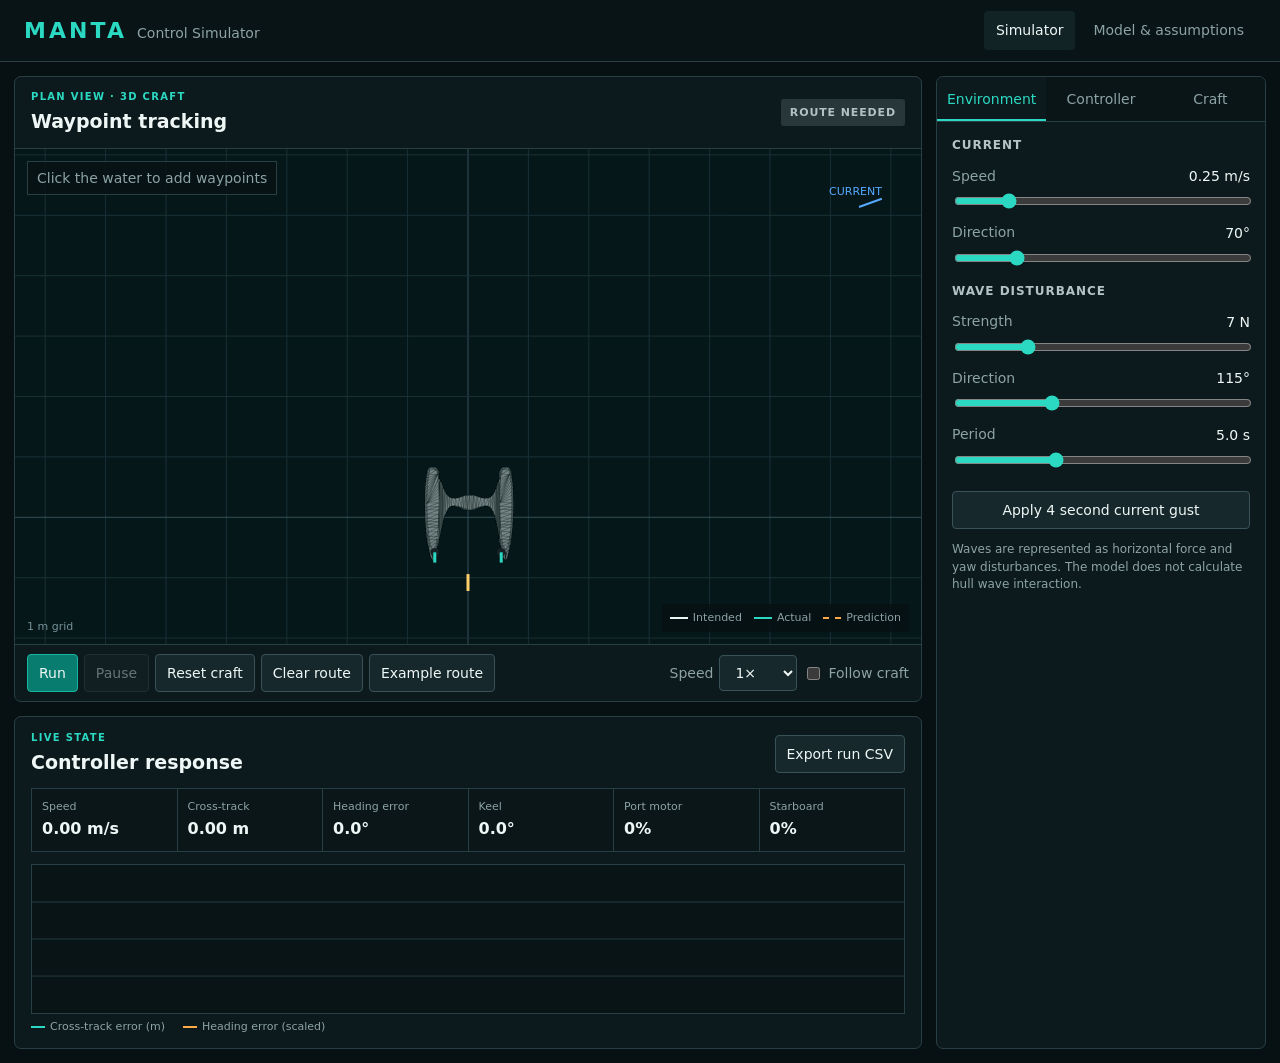
<file: Simulation/index.html>
<!doctype html>
<html lang="en">
<head>
  <meta charset="utf-8">
  <meta name="viewport" content="width=device-width, initial-scale=1">
  <title>MANTA Control Simulator</title>
  <link rel="stylesheet" href="styles.css">
</head>
<body>
  <header class="site-header">
    <div>
      <strong>MANTA</strong>
      <span>Control Simulator</span>
    </div>
    <nav aria-label="Simulation pages">
      <a class="active" href="index.html">Simulator</a>
      <a href="assumptions.html">Model &amp; assumptions</a>
    </nav>
  </header>

  <main class="workspace">
    <section class="viewer-panel panel">
      <div class="panel-heading">
        <div>
          <p class="eyebrow">PLAN VIEW · 3D CRAFT</p>
          <h1>Waypoint tracking</h1>
        </div>
        <div id="modeBadge" class="badge idle">ROUTE NEEDED</div>
      </div>

      <div class="canvas-wrap">
        <canvas id="worldCanvas" aria-label="Top-down marine craft simulation. Click to add route waypoints."></canvas>
        <div class="canvas-hint" id="canvasHint">Click the water to add waypoints</div>
        <div class="legend" aria-label="Path legend">
          <span><i class="planned"></i>Intended</span>
          <span><i class="actual"></i>Actual</span>
          <span><i class="predicted"></i>Prediction</span>
        </div>
      </div>

      <div class="transport">
        <button id="runButton" class="primary">Run</button>
        <button id="pauseButton" disabled>Pause</button>
        <button id="resetButton">Reset craft</button>
        <button id="clearButton">Clear route</button>
        <button id="demoButton">Example route</button>
        <label class="compact-field">Speed
          <select id="timeScale">
            <option value="0.5">0.5×</option>
            <option value="1" selected>1×</option>
            <option value="2">2×</option>
            <option value="4">4×</option>
          </select>
        </label>
        <label class="check"><input id="followCraft" type="checkbox"> Follow craft</label>
      </div>
    </section>

    <aside class="controls panel">
      <div class="tabs" role="tablist">
        <button class="tab active" data-tab="environment">Environment</button>
        <button class="tab" data-tab="controller">Controller</button>
        <button class="tab" data-tab="craft">Craft</button>
      </div>

      <div class="tab-panel active" id="environment">
        <h2>Current</h2>
        <label>Speed <output id="currentSpeedOut"></output>
          <input id="currentSpeed" type="range" min="0" max="1.5" step="0.05" value="0.25">
        </label>
        <label>Direction <output id="currentDirectionOut"></output>
          <input id="currentDirection" type="range" min="0" max="359" step="1" value="70">
        </label>
        <h2>Wave disturbance</h2>
        <label>Strength <output id="waveStrengthOut"></output>
          <input id="waveStrength" type="range" min="0" max="30" step="1" value="7">
        </label>
        <label>Direction <output id="waveDirectionOut"></output>
          <input id="waveDirection" type="range" min="0" max="359" step="1" value="115">
        </label>
        <label>Period <output id="wavePeriodOut"></output>
          <input id="wavePeriod" type="range" min="1.5" max="12" step="0.5" value="5">
        </label>
        <button id="gustButton" class="wide">Apply 4 second current gust</button>
        <p class="note">Waves are represented as horizontal force and yaw disturbances. The model does not calculate hull wave interaction.</p>
      </div>

      <div class="tab-panel" id="controller">
        <h2>Heading PID</h2>
        <label>Kp <output id="headingKpOut"></output>
          <input id="headingKp" type="range" min="0" max="4" step="0.05" value="1.8">
        </label>
        <label>Ki <output id="headingKiOut"></output>
          <input id="headingKi" type="range" min="0" max="0.5" step="0.01" value="0.04">
        </label>
        <label>Kd <output id="headingKdOut"></output>
          <input id="headingKd" type="range" min="0" max="2" step="0.05" value="0.6">
        </label>
        <h2>Path response</h2>
        <label>Lookahead <output id="lookaheadOut"></output>
          <input id="lookahead" type="range" min="0.5" max="5" step="0.1" value="2">
        </label>
        <label>Keel share <output id="keelShareOut"></output>
          <input id="keelShare" type="range" min="0" max="100" step="5" value="65">
        </label>
        <label>Waypoint radius <output id="waypointRadiusOut"></output>
          <input id="waypointRadius" type="range" min="0.2" max="2" step="0.1" value="0.65">
        </label>
        <button id="restoreController" class="wide">Restore controller defaults</button>
      </div>

      <div class="tab-panel" id="craft">
        <div class="estimate-warning">INITIAL ESTIMATES</div>
        <label>Mass <output id="massOut"></output>
          <input id="mass" type="range" min="15" max="70" step="1" value="30">
        </label>
        <label>Motor thrust, each <output id="motorThrustOut"></output>
          <input id="motorThrust" type="range" min="5" max="60" step="1" value="25">
        </label>
        <label>Cruise speed <output id="cruiseSpeedOut"></output>
          <input id="cruiseSpeed" type="range" min="0.2" max="2.5" step="0.1" value="1.1">
        </label>
        <label>Maximum keel angle <output id="maxKeelOut"></output>
          <input id="maxKeel" type="range" min="5" max="45" step="1" value="30">
        </label>
        <label>Longitudinal drag <output id="forwardDragOut"></output>
          <input id="forwardDrag" type="range" min="5" max="60" step="1" value="22">
        </label>
        <label>Lateral drag <output id="lateralDragOut"></output>
          <input id="lateralDrag" type="range" min="20" max="180" step="5" value="85">
        </label>
        <button id="restoreCraft" class="wide">Restore estimated values</button>
        <a class="text-link" href="assumptions.html">Read the model limits and assumptions →</a>
      </div>
    </aside>

    <section class="telemetry panel">
      <div class="panel-heading compact-heading">
        <div>
          <p class="eyebrow">LIVE STATE</p>
          <h2>Controller response</h2>
        </div>
        <button id="exportButton">Export run CSV</button>
      </div>
      <div class="readouts">
        <div><span>Speed</span><strong id="speedValue">0.00 m/s</strong></div>
        <div><span>Cross-track</span><strong id="crossTrackValue">0.00 m</strong></div>
        <div><span>Heading error</span><strong id="headingErrorValue">0.0°</strong></div>
        <div><span>Keel</span><strong id="keelValue">0.0°</strong></div>
        <div><span>Port motor</span><strong id="portValue">0%</strong></div>
        <div><span>Starboard</span><strong id="starboardValue">0%</strong></div>
      </div>
      <canvas id="plotCanvas" aria-label="Recent cross-track and heading error plot"></canvas>
      <div class="plot-key"><span class="cross-track-key">Cross-track error (m)</span><span class="heading-key">Heading error (scaled)</span></div>
    </section>
  </main>

  <script type="module" src="js/app.js"></script>
</body>
</html>
</file>
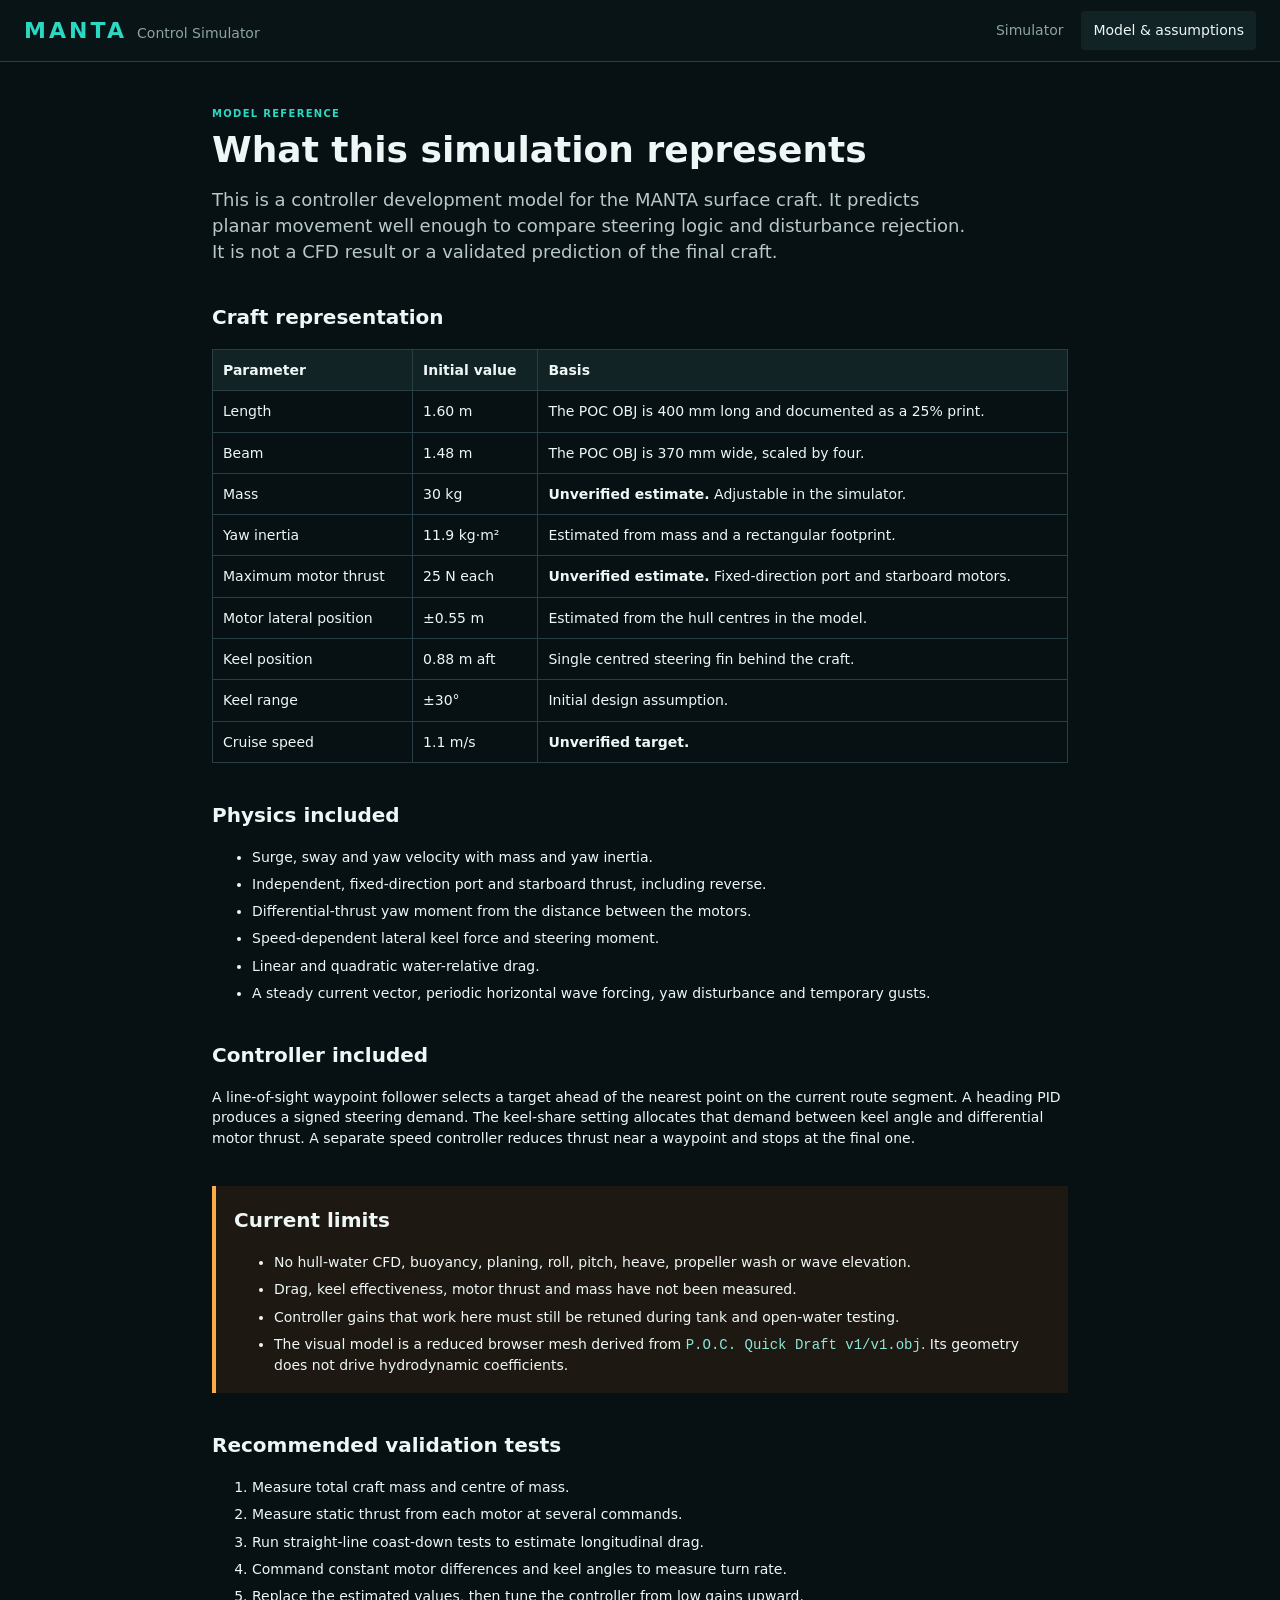
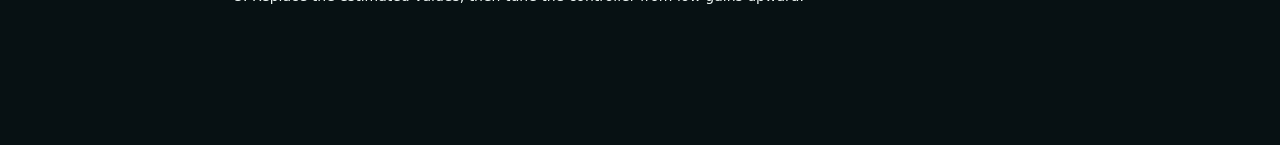
<file: Simulation/assumptions.html>
<!doctype html>
<html lang="en">
<head>
  <meta charset="utf-8">
  <meta name="viewport" content="width=device-width, initial-scale=1">
  <title>MANTA Simulation Model</title>
  <link rel="stylesheet" href="styles.css">
</head>
<body>
  <header class="site-header">
    <div><strong>MANTA</strong><span>Control Simulator</span></div>
    <nav aria-label="Simulation pages">
      <a href="index.html">Simulator</a>
      <a class="active" href="assumptions.html">Model &amp; assumptions</a>
    </nav>
  </header>
  <main class="document">
    <p class="eyebrow">MODEL REFERENCE</p>
    <h1>What this simulation represents</h1>
    <p class="lede">This is a controller development model for the MANTA surface craft. It predicts planar movement well enough to compare steering logic and disturbance rejection. It is not a CFD result or a validated prediction of the final craft.</p>

    <section>
      <h2>Craft representation</h2>
      <table>
        <thead><tr><th>Parameter</th><th>Initial value</th><th>Basis</th></tr></thead>
        <tbody>
          <tr><td>Length</td><td>1.60 m</td><td>The POC OBJ is 400 mm long and documented as a 25% print.</td></tr>
          <tr><td>Beam</td><td>1.48 m</td><td>The POC OBJ is 370 mm wide, scaled by four.</td></tr>
          <tr><td>Mass</td><td>30 kg</td><td><strong>Unverified estimate.</strong> Adjustable in the simulator.</td></tr>
          <tr><td>Yaw inertia</td><td>11.9 kg·m²</td><td>Estimated from mass and a rectangular footprint.</td></tr>
          <tr><td>Maximum motor thrust</td><td>25 N each</td><td><strong>Unverified estimate.</strong> Fixed-direction port and starboard motors.</td></tr>
          <tr><td>Motor lateral position</td><td>±0.55 m</td><td>Estimated from the hull centres in the model.</td></tr>
          <tr><td>Keel position</td><td>0.88 m aft</td><td>Single centred steering fin behind the craft.</td></tr>
          <tr><td>Keel range</td><td>±30°</td><td>Initial design assumption.</td></tr>
          <tr><td>Cruise speed</td><td>1.1 m/s</td><td><strong>Unverified target.</strong></td></tr>
        </tbody>
      </table>
    </section>

    <section>
      <h2>Physics included</h2>
      <ul>
        <li>Surge, sway and yaw velocity with mass and yaw inertia.</li>
        <li>Independent, fixed-direction port and starboard thrust, including reverse.</li>
        <li>Differential-thrust yaw moment from the distance between the motors.</li>
        <li>Speed-dependent lateral keel force and steering moment.</li>
        <li>Linear and quadratic water-relative drag.</li>
        <li>A steady current vector, periodic horizontal wave forcing, yaw disturbance and temporary gusts.</li>
      </ul>
    </section>

    <section>
      <h2>Controller included</h2>
      <p>A line-of-sight waypoint follower selects a target ahead of the nearest point on the current route segment. A heading PID produces a signed steering demand. The keel-share setting allocates that demand between keel angle and differential motor thrust. A separate speed controller reduces thrust near a waypoint and stops at the final one.</p>
    </section>

    <section class="warning-block">
      <h2>Current limits</h2>
      <ul>
        <li>No hull-water CFD, buoyancy, planing, roll, pitch, heave, propeller wash or wave elevation.</li>
        <li>Drag, keel effectiveness, motor thrust and mass have not been measured.</li>
        <li>Controller gains that work here must still be retuned during tank and open-water testing.</li>
        <li>The visual model is a reduced browser mesh derived from <code>P.O.C. Quick Draft v1/v1.obj</code>. Its geometry does not drive hydrodynamic coefficients.</li>
      </ul>
    </section>

    <section>
      <h2>Recommended validation tests</h2>
      <ol>
        <li>Measure total craft mass and centre of mass.</li>
        <li>Measure static thrust from each motor at several commands.</li>
        <li>Run straight-line coast-down tests to estimate longitudinal drag.</li>
        <li>Command constant motor differences and keel angles to measure turn rate.</li>
        <li>Replace the estimated values, then tune the controller from low gains upward.</li>
      </ol>
    </section>
  </main>
</body>
</html>
</file>
<file: Simulation/styles.css>
:root{color-scheme:dark;--bg:#071113;--panel:#0d1a1d;--panel2:#122326;--line:#284045;--text:#eef7f5;--muted:#8da3a4;--cyan:#2bd9c2;--orange:#ffab45;--red:#ff5c5c;--blue:#55aaff}
*{box-sizing:border-box}body{margin:0;background:var(--bg);color:var(--text);font:14px/1.45 Inter,ui-sans-serif,system-ui,-apple-system,BlinkMacSystemFont,"Segoe UI",sans-serif}.site-header{height:62px;padding:0 24px;border-bottom:1px solid var(--line);display:flex;align-items:center;justify-content:space-between;background:#091416}.site-header>div{display:flex;align-items:baseline;gap:10px}.site-header strong{font-size:22px;letter-spacing:.14em;color:var(--cyan)}.site-header span{color:var(--muted)}nav{display:flex;gap:6px}nav a{color:var(--muted);text-decoration:none;padding:9px 12px;border-radius:4px}nav a:hover,nav a.active{background:var(--panel2);color:var(--text)}.workspace{display:grid;grid-template-columns:minmax(520px,1fr) 330px;grid-template-areas:"viewer controls" "telemetry controls";gap:14px;max-width:1500px;margin:auto;padding:14px}.panel{background:var(--panel);border:1px solid var(--line);border-radius:7px}.viewer-panel{grid-area:viewer;overflow:hidden}.controls{grid-area:controls;overflow:hidden}.telemetry{grid-area:telemetry;padding:14px 16px}.panel-heading{padding:13px 16px;display:flex;align-items:center;justify-content:space-between;border-bottom:1px solid var(--line)}.panel-heading h1,.panel-heading h2{margin:0;font-size:19px}.compact-heading{padding:0 0 12px;border:0}.eyebrow{margin:0 0 3px;color:var(--cyan);font-size:10px;font-weight:800;letter-spacing:.13em}.badge{padding:6px 9px;border-radius:3px;font-size:11px;font-weight:800;letter-spacing:.08em}.badge.idle{background:#28373a;color:#b4c1c2}.badge.running{background:#123d36;color:#62efd8}.badge.paused{background:#49351e;color:#ffc77d}.badge.complete{background:#17365b;color:#83bfff}.canvas-wrap{position:relative;min-height:420px;background:#061518;overflow:hidden}#worldCanvas{display:block;width:100%;height:clamp(420px,55vh,680px);cursor:crosshair;touch-action:none}.canvas-hint{position:absolute;left:12px;top:12px;padding:6px 9px;background:#071113cc;border:1px solid var(--line);color:var(--muted);pointer-events:none}.legend{position:absolute;right:12px;bottom:12px;display:flex;gap:12px;padding:6px 8px;background:#071113d9;color:var(--muted);font-size:11px}.legend span{display:flex;align-items:center;gap:5px}.legend i{display:inline-block;width:18px;border-top:2px solid}.legend .planned{border-color:#e9f4f2}.legend .actual{border-color:var(--cyan)}.legend .predicted{border-color:var(--orange);border-top-style:dashed}.transport{padding:9px 12px;display:flex;gap:6px;align-items:center;flex-wrap:wrap;border-top:1px solid var(--line)}button,select{font:inherit;color:var(--text);background:#17282c;border:1px solid #395157;border-radius:4px;padding:8px 11px;cursor:pointer}button:hover{background:#20373b}button:disabled{cursor:not-allowed;opacity:.4}.primary{background:#087c6e;border-color:#17b6a1}.primary:hover{background:#0b9583}.compact-field{margin-left:auto;display:flex;align-items:center;gap:6px;color:var(--muted)}.check{display:flex!important;flex-direction:row!important;align-items:center;gap:5px;margin:0!important;color:var(--muted)}.tabs{display:grid;grid-template-columns:repeat(3,1fr);border-bottom:1px solid var(--line)}.tab{border:0;border-radius:0;padding:12px 4px;background:#0a1517;color:var(--muted)}.tab.active{background:var(--panel);color:var(--cyan);box-shadow:inset 0 -2px var(--cyan)}.tab-panel{display:none;padding:15px}.tab-panel.active{display:block}.tab-panel h2{font-size:12px;text-transform:uppercase;letter-spacing:.08em;color:#b4c4c5;margin:15px 0 8px}.tab-panel h2:first-child{margin-top:0}.tab-panel label{display:flex;flex-direction:column;margin:11px 0;color:var(--muted)}.tab-panel output{align-self:flex-end;margin-top:-20px;color:var(--text);font-variant-numeric:tabular-nums}.tab-panel input[type=range]{width:100%;margin-top:7px;accent-color:var(--cyan)}.wide{width:100%;margin-top:10px}.note{font-size:12px;color:var(--muted)}.estimate-warning{padding:7px 9px;background:#49351e;color:#ffc77d;font-size:11px;font-weight:800;letter-spacing:.09em}.text-link{display:block;margin-top:18px;color:var(--cyan);text-decoration:none}.readouts{display:grid;grid-template-columns:repeat(6,1fr);gap:1px;background:var(--line);border:1px solid var(--line)}.readouts div{padding:10px;background:#0a1618}.readouts span,.readouts strong{display:block}.readouts span{font-size:11px;color:var(--muted)}.readouts strong{font-size:16px;margin-top:2px;font-variant-numeric:tabular-nums}#plotCanvas{display:block;width:100%;height:150px;margin-top:12px;background:#091416;border:1px solid var(--line)}.plot-key{display:flex;gap:18px;color:var(--muted);font-size:11px;margin-top:5px}.plot-key span:before{content:"";display:inline-block;width:14px;border-top:2px solid;margin-right:5px;vertical-align:middle}.cross-track-key:before{border-color:var(--cyan)!important}.heading-key:before{border-color:var(--orange)!important}.document{max-width:900px;margin:45px auto;padding:0 22px 80px}.document h1{font-size:36px;line-height:1.1;margin:8px 0 14px}.document .lede{font-size:18px;color:#b9c8c8;max-width:760px}.document section{margin-top:38px}.document h2{font-size:20px}.document table{width:100%;border-collapse:collapse}.document th,.document td{padding:10px;border:1px solid var(--line);text-align:left;vertical-align:top}.document th{background:var(--panel2)}.document td:nth-child(2){white-space:nowrap}.document li{margin:7px 0}.warning-block{border-left:4px solid var(--orange);padding:4px 18px;background:#1d1912}code{color:#8ce7d9}
@media(max-width:900px){.site-header{height:auto;padding:12px;align-items:flex-start}.site-header>div{flex-direction:column;gap:0}nav{font-size:12px}.workspace{grid-template-columns:1fr;grid-template-areas:"viewer" "controls" "telemetry";padding:8px}.canvas-wrap{min-height:360px}#worldCanvas{height:55vh}.readouts{grid-template-columns:repeat(3,1fr)}.compact-field{margin-left:0}.controls{min-height:410px}}
@media(max-width:520px){.site-header span{display:none}.workspace{padding:0}.panel{border-radius:0}.readouts{grid-template-columns:repeat(2,1fr)}.transport button{flex:1 1 28%}.legend{display:none}.document h1{font-size:29px}}
</file>
